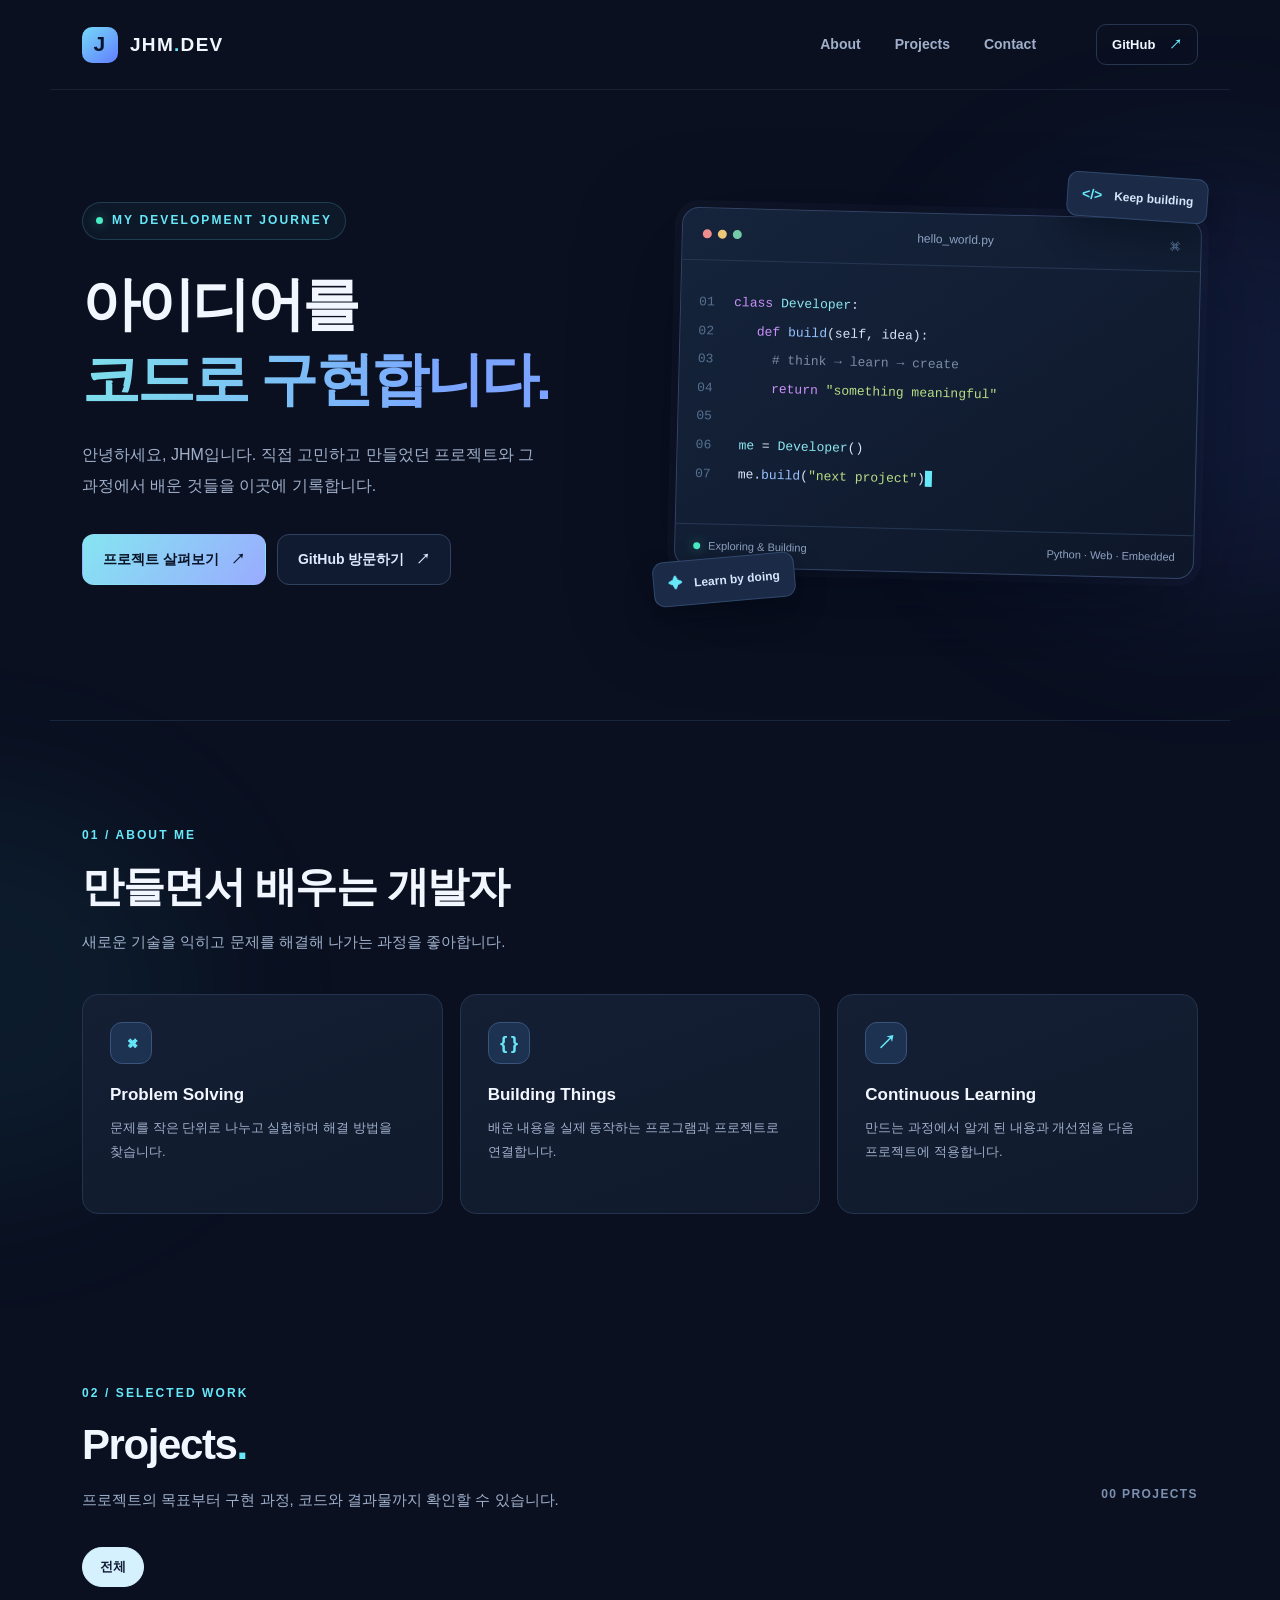
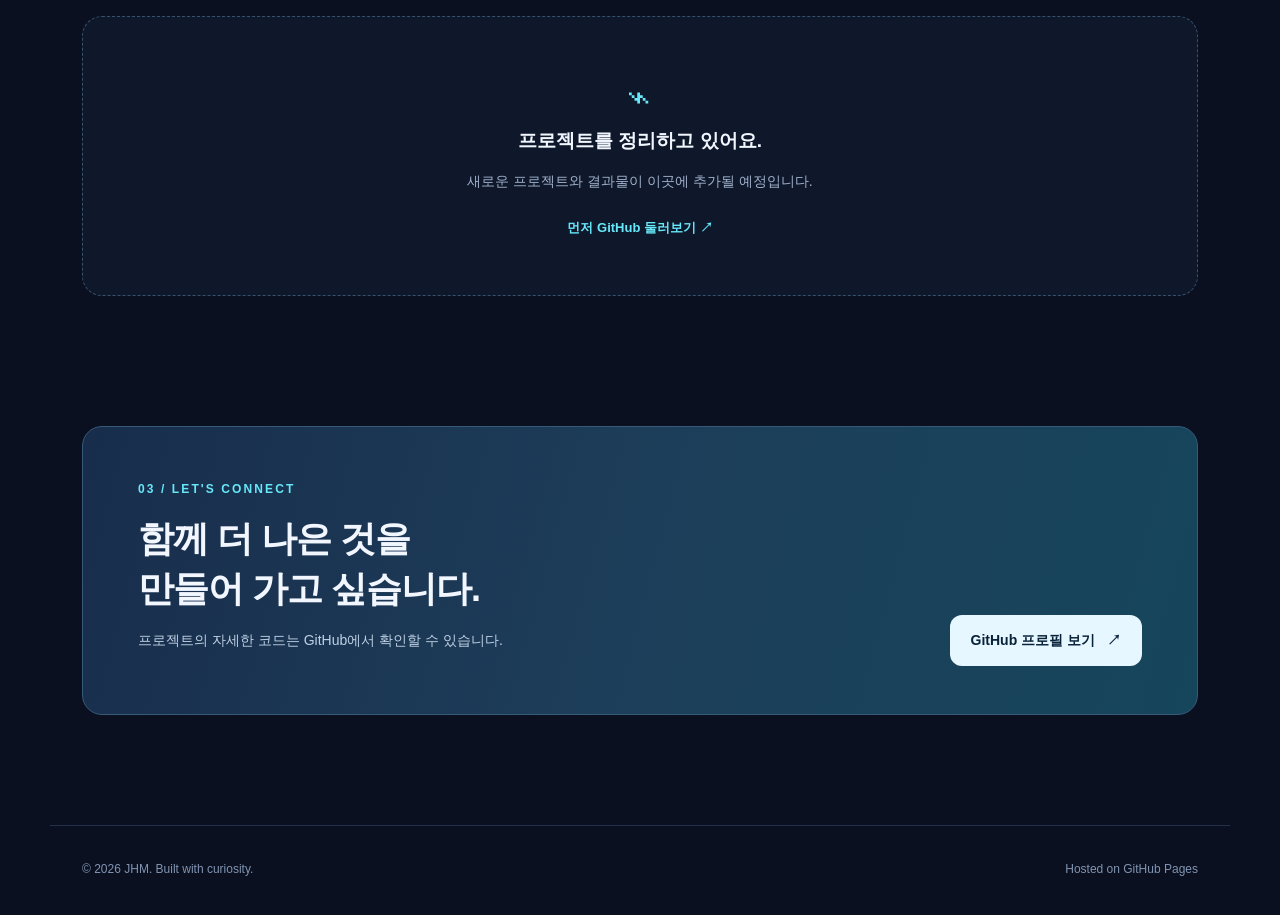
<file: index.html>
<!doctype html>
<html lang="ko">
<head>
  <meta charset="utf-8">
  <meta name="viewport" content="width=device-width, initial-scale=1">
  <meta name="theme-color" content="#0b1120">
  <meta name="description" content="JHM의 개발 포트폴리오. 프로젝트, 코드, 결과물을 소개합니다.">
  <title>JHM | Developer Portfolio</title>
  <link rel="icon" href="favicon.svg" type="image/svg+xml">
  <link rel="stylesheet" href="style.css">
  <script defer src="app.js"></script>
</head>
<body>
  <div class="background-glow background-glow-a" aria-hidden="true"></div>
  <div class="background-glow background-glow-b" aria-hidden="true"></div>
  <header class="site-header shell">
    <a class="brand" href="#home" aria-label="JHM 포트폴리오 홈"><span class="brand-mark">J</span><span>JHM<span class="brand-dot">.</span>DEV</span></a>
    <nav aria-label="주요 메뉴">
      <a href="#about">About</a>
      <a href="#projects">Projects</a>
      <a href="#contact">Contact</a>
    </nav>
    <a class="header-github" href="https://github.com/jhm829" target="_blank" rel="noopener noreferrer">GitHub <span aria-hidden="true">↗</span></a>
  </header>

  <main>
    <section id="home" class="hero shell">
      <div class="hero-content">
        <div class="eyebrow"><span class="status-dot"></span> MY DEVELOPMENT JOURNEY</div>
        <h1>아이디어를<br><span class="gradient-text">코드로 구현합니다.</span></h1>
        <p class="hero-copy">안녕하세요, JHM입니다. 직접 고민하고 만들었던 프로젝트와 그 과정에서 배운 것들을 이곳에 기록합니다.</p>
        <div class="hero-actions">
          <a class="button button-primary" href="#projects">프로젝트 살펴보기 <span aria-hidden="true">↗</span></a>
          <a class="button button-ghost" href="https://github.com/jhm829" target="_blank" rel="noopener noreferrer">GitHub 방문하기 <span aria-hidden="true">↗</span></a>
        </div>
      </div>
      <div class="hero-art" aria-hidden="true">
        <div class="code-window">
          <div class="code-topbar"><div class="window-dots"><i></i><i></i><i></i></div><span>hello_world.py</span><span class="topbar-cross">⌘</span></div>
          <div class="code-lines">
            <div><span class="line-no">01</span><span class="code-keyword">class</span> <span class="code-type">Developer</span>:</div>
            <div><span class="line-no">02</span> &nbsp; <span class="code-keyword">def</span> <span class="code-function">build</span>(self, idea):</div>
            <div><span class="line-no">03</span> &nbsp; &nbsp; <span class="code-comment"># think → learn → create</span></div>
            <div><span class="line-no">04</span> &nbsp; &nbsp; <span class="code-keyword">return</span> <span class="code-string">"something meaningful"</span></div>
            <div><span class="line-no">05</span></div>
            <div><span class="line-no">06</span> <span class="code-type">me</span> = <span class="code-type">Developer</span>()</div>
            <div><span class="line-no">07</span> me.<span class="code-function">build</span>(<span class="code-string">"next project"</span>)<span class="cursor"></span></div>
          </div>
          <div class="code-bottom"><span class="bottom-light"></span> Exploring & Building <span>Python · Web · Embedded</span></div>
        </div>
        <div class="floating-tag floating-tag-one">&lt;/&gt; <span>Keep building</span></div>
        <div class="floating-tag floating-tag-two">✦ <span>Learn by doing</span></div>
      </div>
    </section>

    <section id="about" class="section shell about-section">
      <div class="section-head"><span class="section-kicker">01 / ABOUT ME</span><h2>만들면서 배우는 개발자</h2><p>새로운 기술을 익히고 문제를 해결해 나가는 과정을 좋아합니다.</p></div>
      <div class="about-grid">
        <div class="about-feature"><div class="feature-icon">⌘</div><h3>Problem Solving</h3><p>문제를 작은 단위로 나누고 실험하며 해결 방법을 찾습니다.</p></div>
        <div class="about-feature"><div class="feature-icon">{ }</div><h3>Building Things</h3><p>배운 내용을 실제 동작하는 프로그램과 프로젝트로 연결합니다.</p></div>
        <div class="about-feature"><div class="feature-icon">↗</div><h3>Continuous Learning</h3><p>만드는 과정에서 알게 된 내용과 개선점을 다음 프로젝트에 적용합니다.</p></div>
      </div>
    </section>

    <section id="projects" class="section shell projects-section">
      <div class="section-head projects-heading"><div><span class="section-kicker">02 / SELECTED WORK</span><h2>Projects<span class="heading-period">.</span></h2><p>프로젝트의 목표부터 구현 과정, 코드와 결과물까지 확인할 수 있습니다.</p></div><span id="project-count" class="project-count">00 PROJECTS</span></div>
      <div class="filter-row" aria-label="프로젝트 분류"><button class="filter-chip active" type="button" data-filter="all">전체</button><div id="filter-options" class="filter-options"></div></div>
      <div id="project-grid" class="project-grid" aria-live="polite"></div>
      <div id="empty-state" class="empty-state" hidden><div class="empty-symbol">⌁</div><h3>프로젝트를 정리하고 있어요.</h3><p>새로운 프로젝트와 결과물이 이곳에 추가될 예정입니다.</p><a href="https://github.com/jhm829" target="_blank" rel="noopener noreferrer">먼저 GitHub 둘러보기 ↗</a></div>
      <div id="error-state" class="empty-state" hidden><h3>프로젝트 정보를 불러오지 못했어요.</h3><p>잠시 후 새로고침해 주세요.</p></div>
    </section>

    <section id="contact" class="section shell contact-section"><div class="contact-panel"><div><span class="section-kicker">03 / LET'S CONNECT</span><h2>함께 더 나은 것을<br>만들어 가고 싶습니다.</h2><p>프로젝트의 자세한 코드는 GitHub에서 확인할 수 있습니다.</p></div><a class="button button-light" href="https://github.com/jhm829" target="_blank" rel="noopener noreferrer">GitHub 프로필 보기 <span aria-hidden="true">↗</span></a></div></section>
  </main>
  <footer class="footer shell"><span>© <span id="year"></span> JHM. Built with curiosity.</span><span>Hosted on GitHub Pages</span></footer>

  <dialog id="project-dialog" class="project-dialog" aria-label="프로젝트 상세 정보"><button class="dialog-close" type="button" id="dialog-close" aria-label="닫기">×</button><div id="dialog-content"></div></dialog>
</body>
</html>
</file>
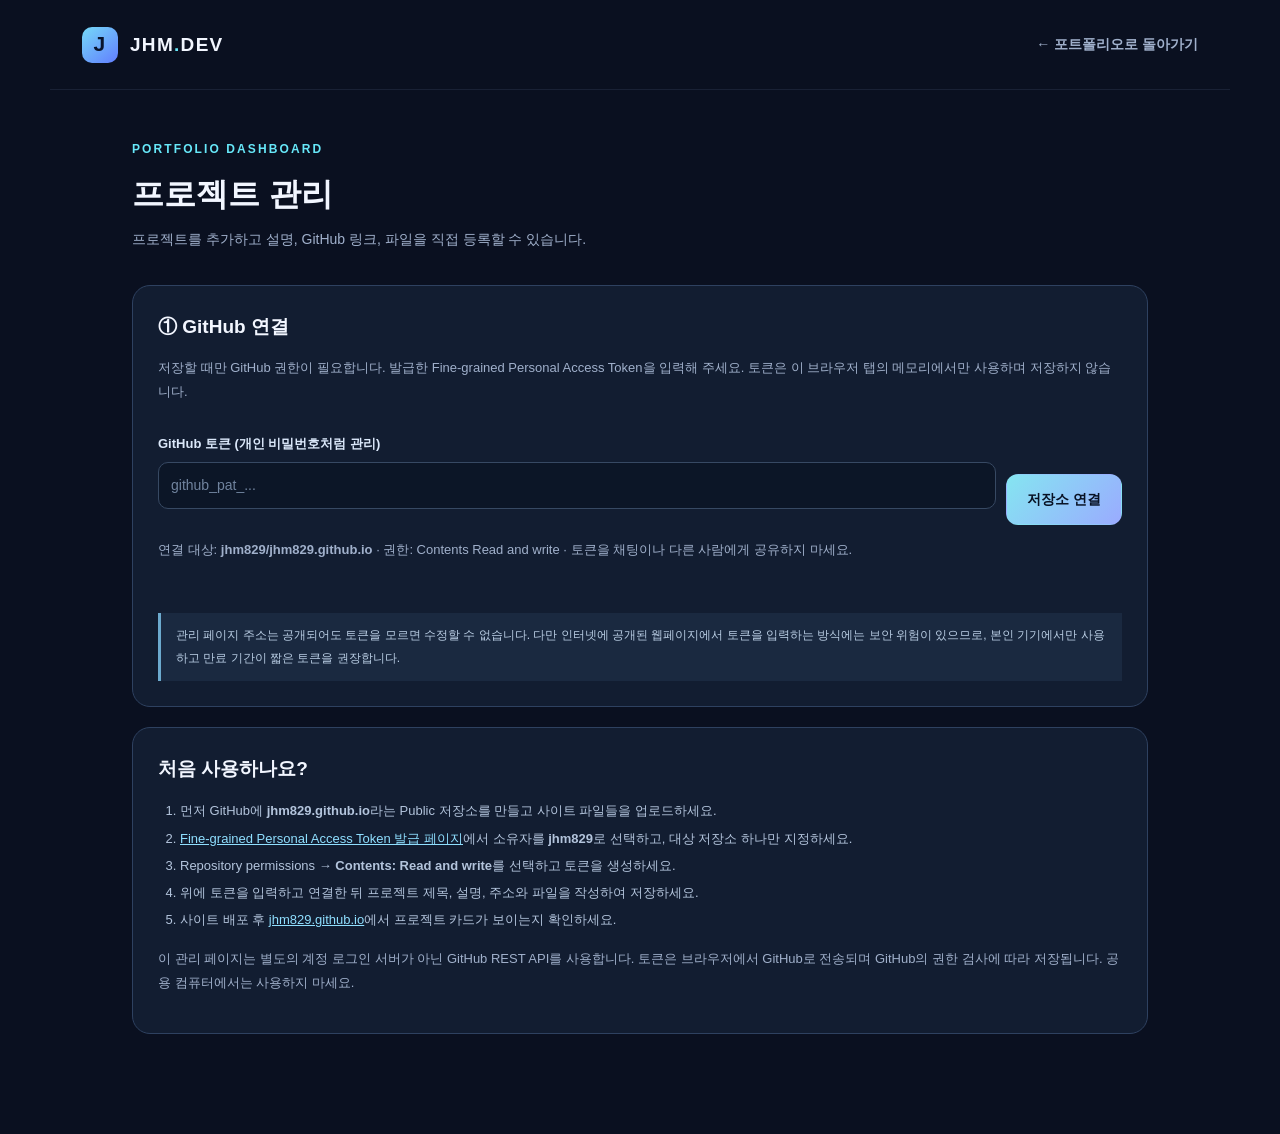
<file: admin.html>
<!doctype html>
<html lang="ko">
<head>
  <meta charset="utf-8"><meta name="viewport" content="width=device-width, initial-scale=1"><meta name="robots" content="noindex, nofollow">
  <meta name="theme-color" content="#0b1120">
  <title>포트폴리오 관리 | JHM</title>
  <link rel="icon" href="favicon.svg" type="image/svg+xml">
  <link rel="stylesheet" href="style.css">
  <script defer src="admin.js"></script>
</head>
<body class="admin-body">
  <header class="site-header shell"><a class="brand" href="index.html"><span class="brand-mark">J</span><span>JHM<span class="brand-dot">.</span>DEV</span></a><nav><a href="index.html">← 포트폴리오로 돌아가기</a></nav></header>
  <main class="admin-wrap shell">
    <div class="admin-top"><div><span class="section-kicker">PORTFOLIO DASHBOARD</span><h1>프로젝트 관리</h1><p>프로젝트를 추가하고 설명, GitHub 링크, 파일을 직접 등록할 수 있습니다.</p></div></div>
    <section class="admin-panel" id="login-panel">
      <h2>① GitHub 연결</h2>
      <p class="hint">저장할 때만 GitHub 권한이 필요합니다. 발급한 Fine-grained Personal Access Token을 입력해 주세요. 토큰은 이 브라우저 탭의 메모리에서만 사용하며 저장하지 않습니다.</p>
      <div class="admin-row"><div class="field"><label for="token">GitHub 토큰 (개인 비밀번호처럼 관리)</label><input type="password" id="token" autocomplete="off" spellcheck="false" placeholder="github_pat_..." aria-describedby="token-help"></div><button type="button" class="button button-primary" id="connect-button">저장소 연결</button></div>
      <p id="token-help" class="hint">연결 대상: <strong>jhm829/jhm829.github.io</strong> · 권한: Contents Read and write · 토큰을 채팅이나 다른 사람에게 공유하지 마세요.</p>
      <div id="connect-status" class="admin-status" role="status"></div>
      <div class="notice">관리 페이지 주소는 공개되어도 토큰을 모르면 수정할 수 없습니다. 다만 인터넷에 공개된 웹페이지에서 토큰을 입력하는 방식에는 보안 위험이 있으므로, 본인 기기에서만 사용하고 만료 기간이 짧은 토큰을 권장합니다.</div>
    </section>

    <section id="editor-panel" class="admin-panel admin-hidden">
      <h2>② 프로젝트 등록 / 수정</h2><p class="hint">내용을 작성한 뒤 <strong>GitHub에 저장</strong>을 누르면 공개 사이트에도 반영됩니다. 이미지나 파일을 선택했다면 함께 업로드합니다.</p>
      <form id="project-form">
        <div class="admin-grid">
          <div class="field"><label for="project-title">프로젝트 제목 *</label><input id="project-title" maxlength="100" required placeholder="예: 지도 기반 뉴스 시각화"></div>
          <div class="field"><label for="project-category">분류</label><select id="project-category"><option value="Python">Python</option><option value="Web">Web</option><option value="Embedded">Embedded</option><option value="Data">Data</option><option value="Mobile">Mobile</option><option value="Other">Other</option></select></div>
          <div class="field admin-wide"><label for="project-summary">한 줄 소개 *</label><input id="project-summary" maxlength="250" required placeholder="이 프로젝트가 어떤 문제를 해결하는지 짧게 작성하세요."></div>
          <div class="field admin-wide"><label for="project-description">상세 설명</label><textarea id="project-description" rows="7" placeholder="제작 배경, 주요 기능, 사용 기술, 담당 역할, 어려웠던 점, 배운 점 등을 작성하세요."></textarea></div>
          <div class="field"><label for="project-repo">GitHub Repository 주소</label><input id="project-repo" type="url" placeholder="https://github.com/jhm829/프로젝트명"></div>
          <div class="field"><label for="project-demo">데모 / 시연 링크 (선택)</label><input id="project-demo" type="url" placeholder="https://example.com"></div>
          <div class="field admin-wide"><label for="project-tech">기술 스택 (쉼표로 구분)</label><input id="project-tech" placeholder="Python, Folium, PySide6"></div>
          <div class="field"><label for="project-image-url">대표 이미지 주소 (선택)</label><input id="project-image-url" placeholder="https://... 또는 uploads/..."></div>
          <div class="field"><label for="project-image-file">대표 이미지 파일 추가 (선택)</label><input id="project-image-file" type="file" accept="image/*"></div>
          <div class="field admin-wide"><label for="project-files">첨부파일 (PDF, PPTX, 이미지, 소스 파일 등)</label><input type="file" id="project-files" multiple><p class="hint">최대 5MB/파일, 여러 개 선택 가능. 업로드하면 누구나 파일을 열거나 다운로드할 수 있습니다.</p><div id="existing-files" class="existing-files"></div></div>
          <div class="field"><label for="file-link-title">기존 파일 링크 이름 (선택)</label><input id="file-link-title" placeholder="예: 발표자료.pdf"></div>
          <div class="field"><label for="file-link-url">기존 파일 링크 URL (선택)</label><input id="file-link-url" placeholder="https://... 또는 uploads/..."></div>
        </div>
        <div class="admin-actions"><button id="save-button" class="button button-primary" type="submit">GitHub에 저장하기 ↗</button><button id="reset-button" class="button button-ghost" type="button">새 프로젝트 작성</button></div>
        <p id="editor-status" class="admin-status" role="status"></p>
      </form>
    </section>
    <section id="list-panel" class="admin-panel admin-hidden"><h2>③ 등록된 프로젝트 <span id="admin-count">(0)</span></h2><p class="hint">수정 버튼으로 기존 정보를 변경할 수 있습니다. 삭제하면 카드만 목록에서 빠지고 기존에 올린 첨부파일은 저장소에 남습니다.</p><div id="admin-list" class="admin-list"></div></section>
    <section class="admin-panel"><h2>처음 사용하나요?</h2><ol class="help-list"><li>먼저 GitHub에 <strong>jhm829.github.io</strong>라는 Public 저장소를 만들고 사이트 파일들을 업로드하세요.</li><li><a href="https://github.com/settings/personal-access-tokens/new" target="_blank" rel="noopener noreferrer">Fine-grained Personal Access Token 발급 페이지</a>에서 소유자를 <strong>jhm829</strong>로 선택하고, 대상 저장소 하나만 지정하세요.</li><li>Repository permissions → <strong>Contents: Read and write</strong>를 선택하고 토큰을 생성하세요.</li><li>위에 토큰을 입력하고 연결한 뒤 프로젝트 제목, 설명, 주소와 파일을 작성하여 저장하세요.</li><li>사이트 배포 후 <a href="https://jhm829.github.io" target="_blank" rel="noopener noreferrer">jhm829.github.io</a>에서 프로젝트 카드가 보이는지 확인하세요.</li></ol><p class="hint">이 관리 페이지는 별도의 계정 로그인 서버가 아닌 GitHub REST API를 사용합니다. 토큰은 브라우저에서 GitHub로 전송되며 GitHub의 권한 검사에 따라 저장됩니다. 공용 컴퓨터에서는 사용하지 마세요.</p></section>
  </main>
</body>
</html>
</file>
<file: style.css>
:root{color-scheme:dark;--bg:#0a1020;--panel:#111b30;--panel2:#16223b;--border:#263650;--text:#f2f6ff;--muted:#a0b0cb;--subtle:#6d809f;--cyan:#67e8f9;--blue:#8da6ff;--accent:#78b8ff;--radius:18px}*{box-sizing:border-box}html{scroll-behavior:smooth}body{margin:0;background:var(--bg);color:var(--text);font-family:Inter,Pretendard,"Noto Sans KR","Apple SD Gothic Neo",-apple-system,BlinkMacSystemFont,"Segoe UI",sans-serif;line-height:1.65;overflow-x:hidden}body.dialog-open{overflow:hidden}a{color:inherit;text-decoration:none}button,input,textarea,select{font:inherit}button{cursor:pointer}button:disabled{opacity:.55;cursor:wait}a:focus-visible,button:focus-visible,input:focus-visible,textarea:focus-visible,select:focus-visible{outline:2px solid var(--cyan);outline-offset:3px}.shell{max-width:1180px;margin:0 auto;padding-left:32px;padding-right:32px}.background-glow{position:absolute;pointer-events:none;filter:blur(78px);z-index:-1;border-radius:50%}.background-glow-a{width:500px;height:420px;top:180px;right:-180px;background:rgba(74,96,228,.12)}.background-glow-b{width:460px;height:380px;top:800px;left:-260px;background:rgba(46,188,213,.07)}.site-header{height:90px;display:flex;align-items:center;gap:40px;border-bottom:1px solid rgba(146,171,217,.11)}.brand{display:inline-flex;align-items:center;gap:12px;font-size:19px;letter-spacing:1.3px;font-weight:850;white-space:nowrap}.brand-mark{display:grid;place-items:center;width:36px;height:36px;border-radius:10px;background:linear-gradient(140deg,#75d9f7,#627eff);color:#09142c;font-weight:900;font-size:21px}.brand-dot{color:var(--cyan)}.site-header nav{display:flex;gap:34px;margin-left:auto}.site-header nav a{font-size:14px;font-weight:600;color:var(--muted);transition:color .2s}.site-header nav a:hover,.header-github:hover{color:var(--cyan)}.header-github{margin-left:20px;border:1px solid var(--border);padding:9px 15px;border-radius:10px;font-size:13px;font-weight:700}.header-github span{margin-left:10px;color:var(--cyan)}.hero{min-height:630px;display:grid;grid-template-columns:1.08fr 1fr;gap:35px;align-items:center;padding-top:52px;padding-bottom:75px}.hero-content{position:relative;z-index:2}.eyebrow,.section-kicker{color:var(--cyan);font-size:12px;letter-spacing:2.1px;font-weight:800}.eyebrow{display:inline-flex;align-items:center;gap:9px;padding:8px 13px;border:1px solid rgba(103,232,249,.19);border-radius:100px;background:rgba(103,232,249,.04)}.status-dot,.bottom-light{width:7px;height:7px;background:#48ebc4;box-shadow:0 0 12px #48ebc477;border-radius:50%;display:inline-block}.hero h1{font-size:clamp(40px,4.5vw,63px);line-height:1.3;letter-spacing:-2.9px;margin:27px 0 22px;font-weight:850}.gradient-text{background:linear-gradient(96deg,#7edfeb 0%,#7aa4ff 80%);-webkit-background-clip:text;background-clip:text;color:transparent}.hero-copy{font-size:16px;color:var(--muted);max-width:470px;line-height:1.95;word-break:keep-all}.hero-actions{display:flex;gap:11px;margin-top:33px;flex-wrap:wrap}.button{border-radius:12px;display:inline-flex;align-items:center;justify-content:center;gap:12px;padding:13px 20px;font-size:14px;font-weight:750;border:1px solid transparent;transition:transform .2s,background .2s}.button:hover{transform:translateY(-2px)}.button-primary{color:#081225;background:linear-gradient(130deg,#85e5f1,#9aabff)}.button-ghost{border-color:#314261;background:#101b31;color:#dce9ff}.hero-art{position:relative;padding:28px 0}.code-window{border:1px solid #324466;background:linear-gradient(145deg,#15243c,#0e1729);box-shadow:0 32px 95px #01071682,0 0 0 7px #95b7ff08;border-radius:17px;overflow:hidden;transform:rotate(1.4deg)}.code-topbar{height:52px;display:flex;align-items:center;justify-content:space-between;border-bottom:1px solid #263752;padding:0 20px;color:#8fa2c2;font-size:12px}.window-dots{display:flex;gap:6px}.window-dots i{width:9px;height:9px;border-radius:50%;background:#f18d8d}.window-dots i:nth-child(2){background:#edc678}.window-dots i:nth-child(3){background:#73cca7}.topbar-cross{font-size:21px;color:#4e688a}.code-lines{padding:28px 18px 35px;font-size:13px;line-height:2.2;font-family:ui-monospace,SFMono-Regular,Consolas,Monaco,monospace;white-space:nowrap;overflow:hidden;color:#d6e5f7}.line-no{color:#55708f;display:inline-block;width:35px;user-select:none}.code-keyword{color:#ca91fa}.code-type{color:#8be7f0}.code-function{color:#98c3ff}.code-string{color:#b8dd85}.code-comment{color:#7c8ca7}.cursor{display:inline-block;width:7px;height:16px;vertical-align:middle;background:var(--cyan);animation:blink 1s steps(2) infinite}@keyframes blink{50%{opacity:0}}.code-bottom{border-top:1px solid #263752;padding:12px 18px;display:flex;align-items:center;gap:8px;color:#8fa2c2;font-size:11px}.code-bottom span:last-child{margin-left:auto}.floating-tag{position:absolute;border-radius:11px;background:#1b2a47;border:1px solid #30496d;box-shadow:0 14px 30px #03071155;padding:10px 14px;font-size:14px;color:var(--cyan);font-weight:700}.floating-tag span{font-size:12px;font-weight:650;color:#d5e4fa;margin-left:8px}.floating-tag-one{top:-10px;right:-10px;transform:rotate(4deg)}.floating-tag-two{bottom:0;left:-25px;transform:rotate(-5deg)}.section{padding-top:100px;padding-bottom:110px;scroll-margin-top:50px}.section-head h2{font-size:clamp(29px,3.3vw,42px);letter-spacing:-1.4px;line-height:1.35;margin:12px 0}.section-head p{color:var(--muted);font-size:15px;line-height:1.8;margin:0}.about-section{border-top:1px solid #182640}.about-grid{display:grid;grid-template-columns:repeat(3,1fr);gap:17px;margin-top:39px}.about-feature{border:1px solid #24344e;background:linear-gradient(160deg,#141f34,#101a2c);padding:27px;border-radius:16px;min-height:220px}.feature-icon{display:grid;place-items:center;width:42px;height:42px;border:1px solid #3a547b;background:#1d3150;color:var(--cyan);border-radius:12px;font-size:19px;font-weight:800;letter-spacing:-1px}.about-feature h3{font-size:17px;margin:17px 0 7px}.about-feature p{font-size:13px;line-height:1.85;color:var(--muted);word-break:keep-all;margin:0}.projects-section{padding-top:55px}.projects-heading{display:flex;justify-content:space-between;align-items:flex-end;gap:15px}.heading-period{color:var(--cyan)}.project-count{white-space:nowrap;color:#7c91b1;font-size:12px;letter-spacing:1.4px;font-weight:700;padding-bottom:8px}.filter-row{display:flex;gap:8px;margin:34px 0 24px;overflow-x:auto;padding-bottom:5px}.filter-options{display:flex;gap:8px}.filter-chip{background:transparent;color:#a9b9d1;border:1px solid #30405a;border-radius:30px;padding:8px 17px;font-size:13px;font-weight:650;white-space:nowrap}.filter-chip:hover{border-color:#7799c8}.filter-chip.active{background:#d5f1fe;color:#101b35;border-color:#d5f1fe}.project-grid{display:grid;grid-template-columns:repeat(2,minmax(0,1fr));gap:20px}.project-card{position:relative;display:flex;flex-direction:column;overflow:hidden;border-radius:19px;background:#131f34;border:1px solid #293b58;transition:transform .2s,border-color .2s,box-shadow .2s}.project-card:hover{transform:translateY(-4px);border-color:#58789e;box-shadow:0 24px 55px #0209175c}.project-cover{height:185px;display:flex;align-items:flex-end;padding:20px;background:linear-gradient(125deg,#1c4d65,#243867 55%,#1c224c);position:relative;overflow:hidden}.project-cover::before,.project-cover::after{content:"";position:absolute;width:225px;height:225px;border:1px solid #bbf6ff30;border-radius:50%;top:-90px;right:-40px}.project-cover::after{width:160px;height:160px;right:80px;top:28px;border-color:#bbf6ff23}.project-cover img{position:absolute;inset:0;width:100%;height:100%;object-fit:cover}.project-cover .cover-overlay{position:absolute;inset:0;background:linear-gradient(0deg,#0e163a9e,transparent 70%)}.cover-initials{font-weight:850;font-size:70px;line-height:1;letter-spacing:-7px;color:#e2f8ff33;z-index:1}.project-cover .category-tag{position:absolute;right:17px;top:17px;z-index:1}.category-tag{display:inline-block;border:1px solid #bad8f66b;background:#111d36aa;backdrop-filter:blur(6px);border-radius:25px;padding:5px 11px;font-size:11px;font-weight:700;color:#e8f4ff}.project-card-content{padding:23px;flex:1;display:flex;flex-direction:column}.project-card h3{font-size:21px;margin:0 0 9px;letter-spacing:-.5px}.project-summary{color:var(--muted);font-size:14px;line-height:1.8;margin:0 0 21px;word-break:keep-all;min-height:50px}.tag-row{display:flex;flex-wrap:wrap;gap:7px;margin-top:auto}.tag{font-size:11px;color:#a8ddf2;border:1px solid #314969;background:#182b45;border-radius:7px;padding:4px 9px}.card-footer{margin-top:24px;padding-top:17px;border-top:1px solid #2c3a52;display:flex;align-items:center;justify-content:space-between;gap:10px}.detail-btn{border:0;background:none;color:#b9eeff;font-size:13px;font-weight:750;padding:5px 0}.detail-btn:hover{text-decoration:underline}.card-links{display:flex;gap:12px;font-size:12px;color:var(--muted);font-weight:650}.card-links a:hover{color:var(--cyan)}.empty-state{margin:8px 0 0;border:1px dashed #38516e;border-radius:20px;background:#121e30a6;text-align:center;padding:55px 20px}.empty-state[hidden],.project-grid[hidden]{display:none}.empty-symbol{font-size:44px;color:var(--cyan);line-height:1}.empty-state h3{margin:9px 0 6px;font-size:19px}.empty-state p{color:var(--muted);font-size:14px}.empty-state a{display:inline-block;margin-top:10px;font-size:13px;color:var(--cyan);font-weight:750}.contact-section{padding-top:20px}.contact-panel{display:flex;align-items:flex-end;justify-content:space-between;gap:30px;background:linear-gradient(105deg,#182d4c,#1d3e5a 50%,#16465b);border:1px solid #365a78;border-radius:20px;padding:48px 55px}.contact-panel h2{font-size:clamp(25px,3vw,36px);line-height:1.4;letter-spacing:-1px;margin:12px 0}.contact-panel p{color:#bfd0e4;font-size:14px}.button-light{background:#e7f7ff;color:#08223a;white-space:nowrap}.footer{border-top:1px solid #22314b;min-height:90px;display:flex;align-items:center;justify-content:space-between;gap:20px;color:#8194b1;font-size:12px}.project-dialog{width:min(760px,calc(100% - 28px));max-height:85vh;padding:0;background:#121d31;color:var(--text);border:1px solid #405a7c;border-radius:19px;box-shadow:0 26px 100px #0009;overflow-y:auto}.project-dialog::backdrop{background:rgba(2,7,17,.8);backdrop-filter:blur(5px)}.dialog-close{position:sticky;float:right;top:16px;margin:16px 16px -60px 0;z-index:2;width:36px;height:36px;border:1px solid #4c6280;background:#172740;color:#edf5ff;border-radius:9px;font-size:24px;line-height:1}.dialog-cover{height:230px;background:linear-gradient(125deg,#1c4d65,#243867);overflow:hidden}.dialog-cover img{width:100%;height:100%;object-fit:cover}.dialog-detail{padding:35px}.dialog-detail h2{font-size:31px;margin:12px 0 5px}.dialog-detail .summary{font-size:15px;color:#a8bbd8;line-height:1.85}.dialog-section{margin-top:27px;padding-top:24px;border-top:1px solid #2a3b55}.dialog-section h3{font-size:14px;color:#def6ff;margin:0 0 12px}.dialog-description{white-space:pre-wrap;line-height:1.95;color:#cbd8ec;font-size:14px;word-break:break-word}.attachment-link{display:flex;align-items:center;gap:13px;border:1px solid #354662;background:#19273e;padding:11px 14px;border-radius:9px;margin-bottom:8px;color:#d9e8ff;font-size:13px;overflow-wrap:anywhere}.attachment-link::before{content:'↓';display:grid;place-items:center;width:28px;height:28px;border-radius:8px;background:#274669;color:#94e9f5;flex-shrink:0}.attachment-link:hover{border-color:#6a9dcb}.dialog-actions{display:flex;flex-wrap:wrap;gap:9px;margin-top:27px}.dialog-actions .button{font-size:13px}.admin-body{background:#0a1020}.admin-wrap{padding-top:45px;padding-bottom:80px;max-width:1080px}.admin-top{display:flex;justify-content:space-between;align-items:center;gap:15px;margin-bottom:34px}.admin-top h1{font-size:32px;margin:7px 0}.admin-top p{color:var(--muted);font-size:14px;margin:0}.admin-panel{border:1px solid #2e4160;border-radius:18px;background:#121d31;padding:25px;margin-bottom:20px}.admin-panel h2{font-size:19px;margin:0 0 8px}.hint{color:var(--muted);font-size:13px;line-height:1.85}.admin-row{display:flex;gap:10px;align-items:flex-end;flex-wrap:wrap}.admin-row .field{flex:1;min-width:180px}.field{margin:16px 0}.field label{display:block;color:#dbe8fa;font-size:13px;font-weight:750;margin-bottom:8px}.field input,.field textarea,.field select{width:100%;border:1px solid #374963;background:#0c1627;color:#eff6ff;border-radius:10px;padding:11px 12px;outline:none;font-size:14px;transition:border .2s}.field input:focus,.field textarea:focus,.field select:focus{border-color:#7bcde8}.field textarea{min-height:100px;resize:vertical}.field input::placeholder,.field textarea::placeholder{color:#71849f}.admin-grid{display:grid;grid-template-columns:1fr 1fr;gap:0 20px}.admin-wide{grid-column:1/-1}.admin-actions{display:flex;gap:11px;flex-wrap:wrap;margin-top:24px}.admin-status{font-size:13px;margin:12px 0 0;color:#a6d0e2;min-height:20px}.admin-status.error{color:#ffadad}.admin-status.success{color:#9aedc4}.admin-status.warning{color:#ffdb9c}.admin-list{display:grid;gap:10px;margin-top:22px}.admin-item{display:flex;align-items:center;justify-content:space-between;gap:15px;border:1px solid #2b405a;border-radius:12px;padding:14px 16px;background:#101a2c}.admin-item h3{margin:0;font-size:15px}.admin-item p{margin:4px 0 0;color:var(--muted);font-size:12px}.admin-item-actions{display:flex;gap:7px}.small-button{border:1px solid #3e5271;background:#1a2a43;color:#def2ff;padding:8px 12px;border-radius:9px;font-size:12px;font-weight:700;white-space:nowrap}.small-button.danger{color:#ffbcbc}.small-button:hover{border-color:#8db9d5}.existing-files{display:flex;flex-wrap:wrap;gap:8px;margin-top:10px}.existing-file{display:flex;gap:9px;align-items:center;border:1px solid #364b69;border-radius:9px;background:#172741;padding:6px 9px;color:#dceafa;font-size:12px}.existing-file button{border:0;background:none;color:#ffa9a9;font-size:17px;line-height:1}.notice{border-left:3px solid #6caace;padding:11px 15px;background:#1a2940;font-size:12px;color:#b9cde3;line-height:1.9;margin-top:18px}.help-list{color:#b3c4dc;font-size:13px;line-height:2.1;padding-left:22px}.help-list a{color:#8fdfff;text-decoration:underline}.admin-hidden{display:none!important}@media(max-width:950px){.hero{grid-template-columns:1fr;gap:10px}.hero-art{width:min(550px,100%);margin:auto}.hero-content{text-align:center}.hero-copy{margin-left:auto;margin-right:auto}.hero-actions{justify-content:center}.eyebrow{margin:0 auto}.floating-tag-two{left:0}.about-grid{grid-template-columns:1fr 1fr}.about-feature:last-child{grid-column:1/-1}.contact-panel{padding:35px}.code-window{transform:none}}@media(max-width:600px){.shell{padding-left:19px;padding-right:19px}.site-header{height:75px;gap:12px}.site-header nav{gap:13px}.site-header nav a{font-size:12px}.brand{font-size:14px;letter-spacing:0;gap:8px}.brand-mark{height:31px;width:31px}.header-github{display:none}.hero{padding-top:65px;padding-bottom:60px;min-height:unset}.hero h1{font-size:39px;letter-spacing:-1.6px}.hero-copy{font-size:14px}.hero-art{margin-top:32px}.code-lines{font-size:10px;padding:20px 9px 22px}.code-topbar{height:44px}.line-no{width:28px}.code-bottom{font-size:9px}.code-bottom span:last-child{display:none}.floating-tag{padding:7px 10px;font-size:11px}.floating-tag span{font-size:10px}.section{padding-top:65px;padding-bottom:65px}.about-grid{grid-template-columns:1fr;gap:12px}.about-feature:last-child{grid-column:auto}.about-feature{min-height:auto}.projects-heading{align-items:flex-start}.project-count{font-size:10px;margin-top:10px}.project-grid{grid-template-columns:1fr}.project-cover{height:160px}.contact-panel{flex-direction:column;align-items:flex-start;padding:26px}.footer{font-size:10px;flex-direction:column;justify-content:center;gap:3px}.dialog-cover{height:160px}.dialog-detail{padding:22px}.dialog-detail h2{font-size:24px}.admin-grid{grid-template-columns:1fr}.admin-wrap{padding-top:25px}.admin-panel{padding:18px}.admin-top{align-items:flex-start}.admin-top h1{font-size:26px}.admin-item{align-items:flex-start;flex-direction:column}.admin-item-actions{align-self:flex-end}}@media(prefers-reduced-motion:reduce){html{scroll-behavior:auto}.button,.project-card{transition:none}.cursor{animation:none}}
</file>
